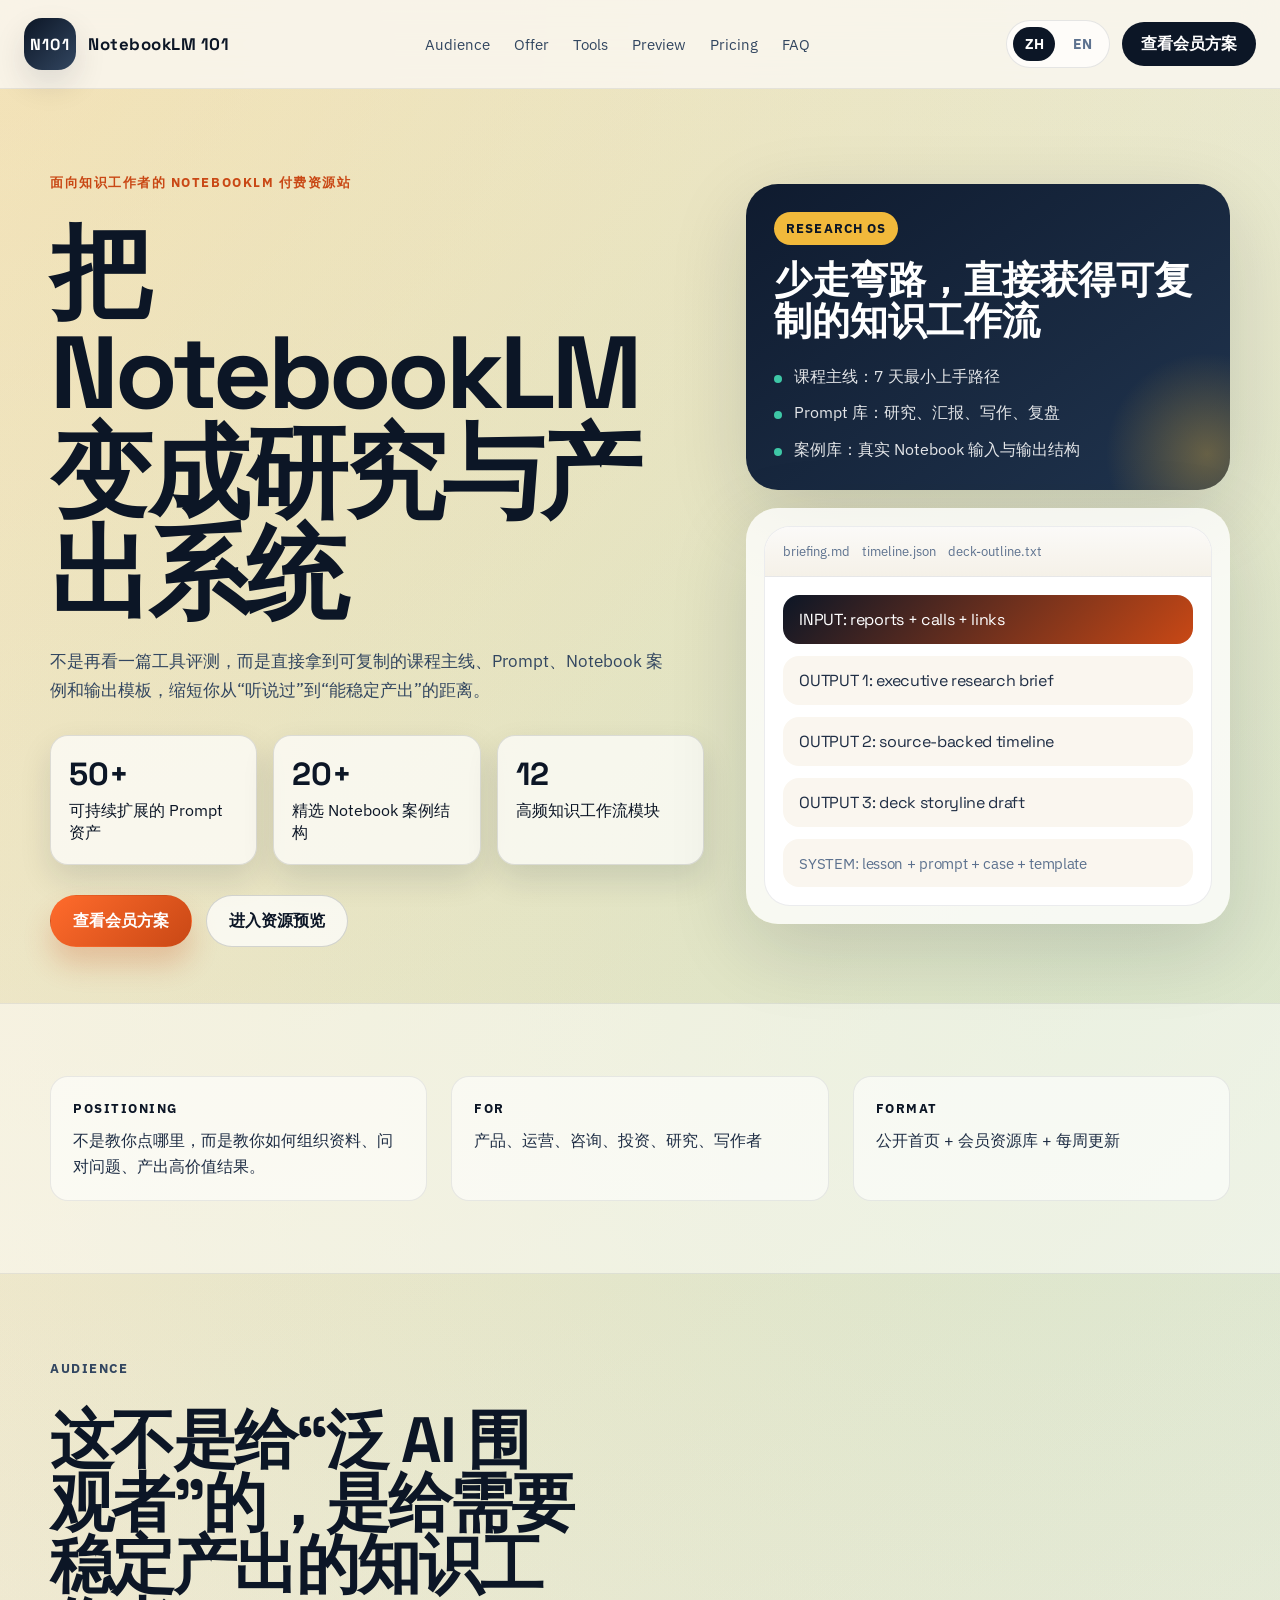
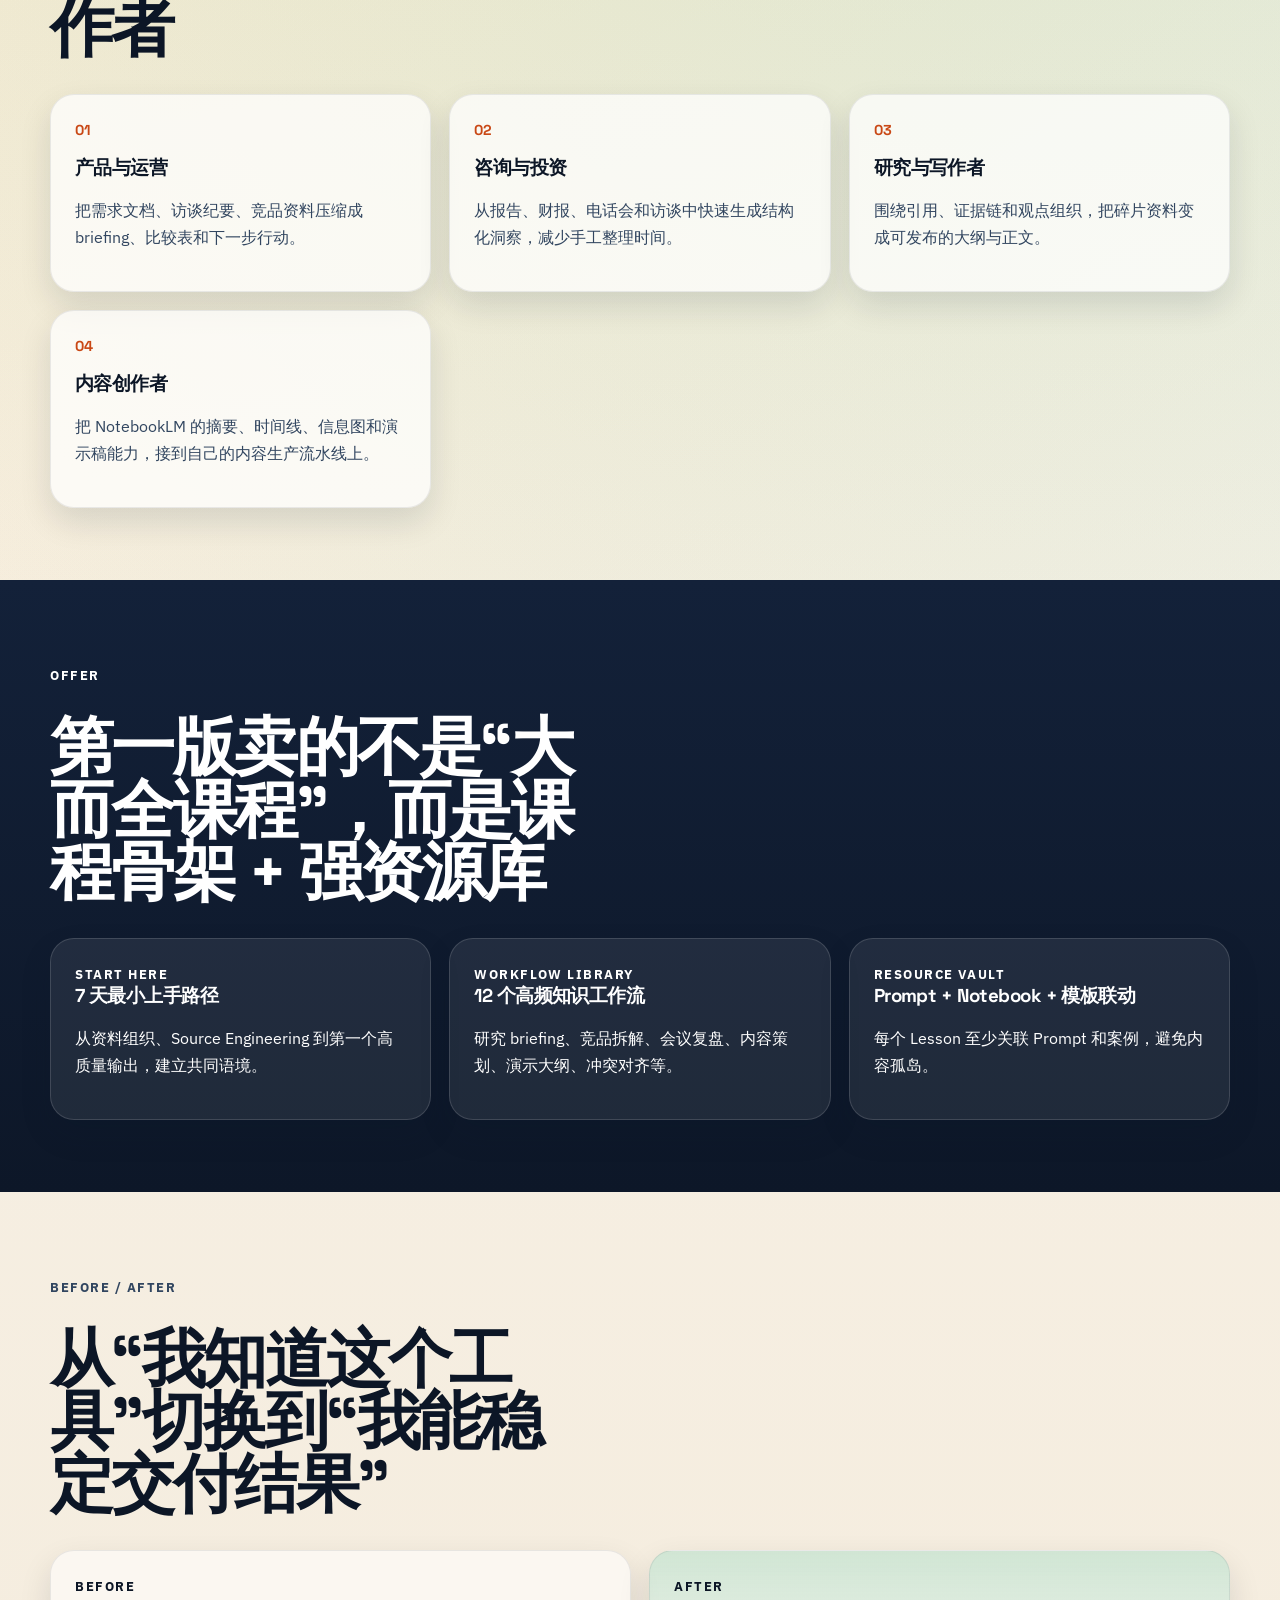
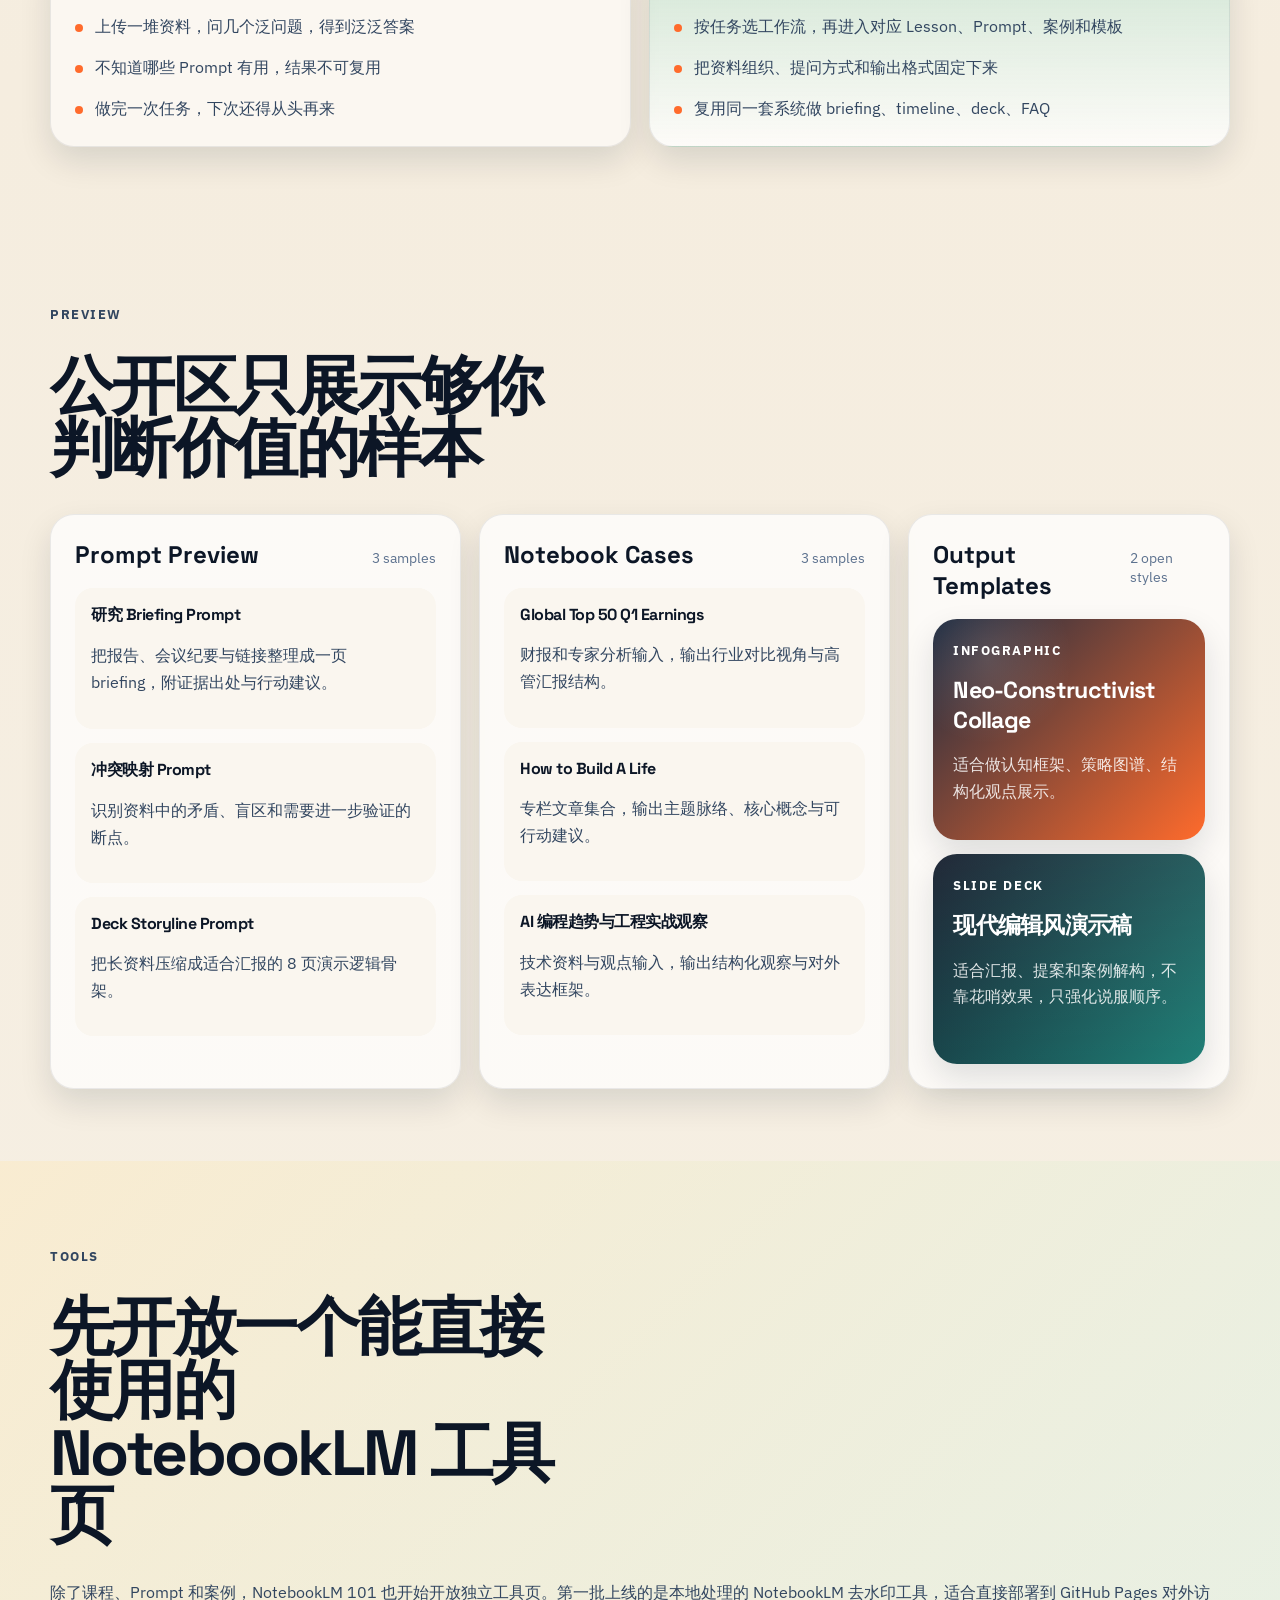
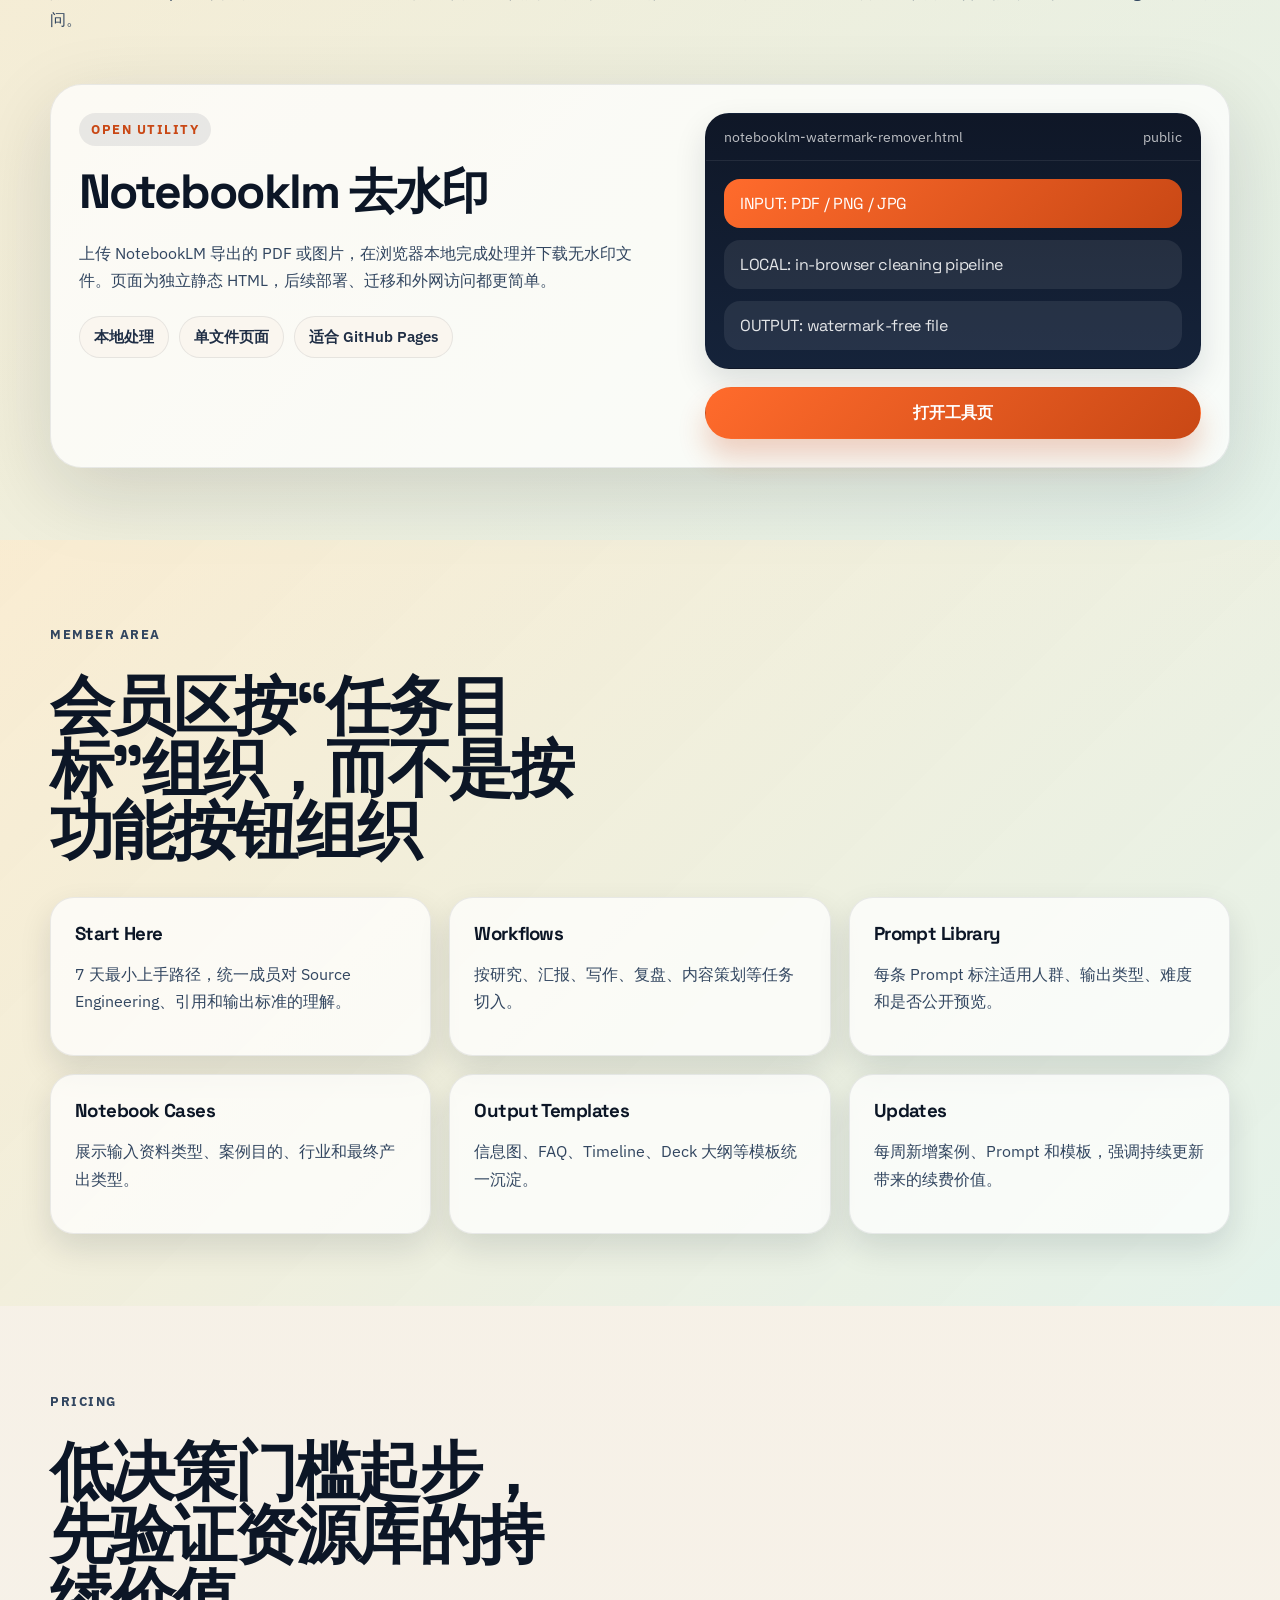
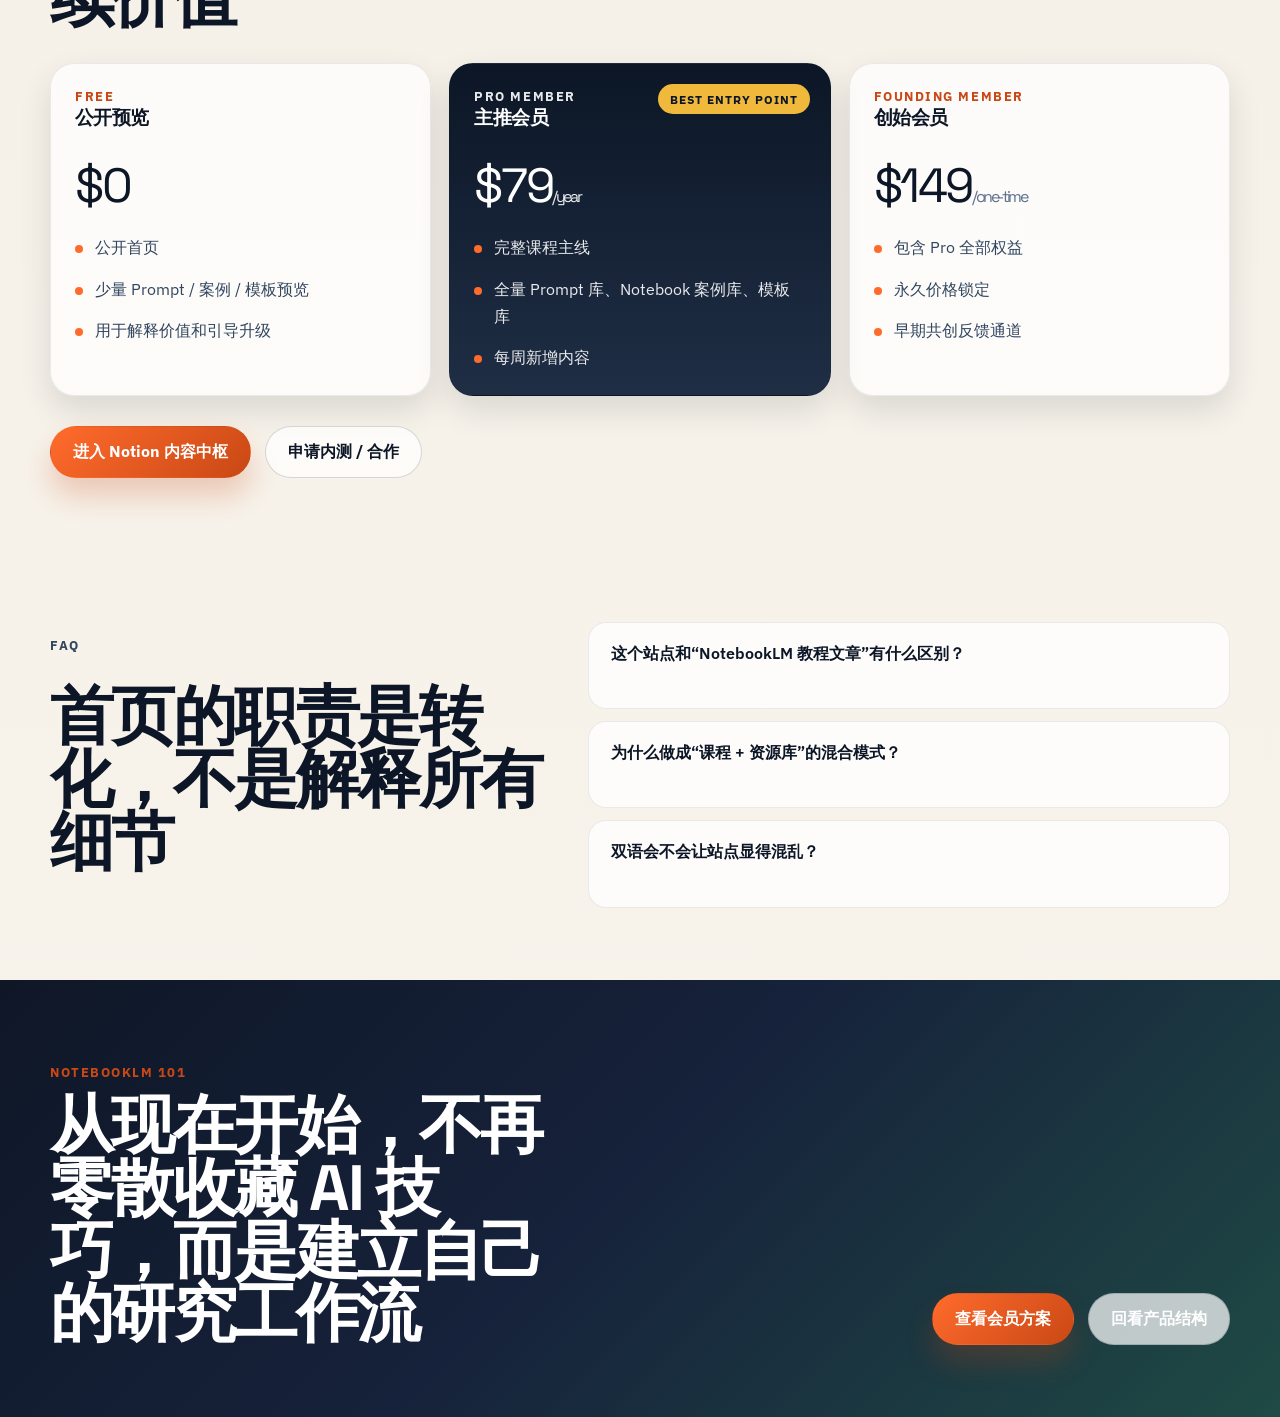
<file: index.html>
<!DOCTYPE html>
<html lang="zh-CN">
<head>
    <meta charset="UTF-8">
    <meta name="viewport" content="width=device-width, initial-scale=1.0">
    <meta name="description" content="NotebookLM 101 是一个面向知识工作者的中英双语付费资源站，聚合系统课程、Prompt 库、Notebook 案例与信息图模板，帮助用户把 NotebookLM 变成研究与产出系统。">
    <meta name="keywords" content="NotebookLM,NotebookLM 101,AI research workflow,Prompt library,Notebook cases,Infographic templates,知识工作流,AI 研究系统">
    <meta name="author" content="NotebookLM 101">
    <meta name="robots" content="index, follow">
    <meta property="og:title" content="NotebookLM 101 | 把 NotebookLM 变成研究与产出系统">
    <meta property="og:description" content="课程主线、Prompt 库、Notebook 案例与输出模板，服务产品、运营、咨询、投资、研究与写作者。">
    <meta property="og:type" content="website">
    <meta property="og:url" content="https://notebooklm101.com">
    <meta name="twitter:card" content="summary_large_image">
    <meta name="twitter:title" content="NotebookLM 101">
    <meta name="twitter:description" content="Stop collecting AI tools. Start shipping reliable research workflows.">
    <link rel="preconnect" href="https://fonts.googleapis.com">
    <link rel="preconnect" href="https://fonts.gstatic.com" crossorigin>
    <link href="https://fonts.googleapis.com/css2?family=IBM+Plex+Sans:wght@400;500;600;700&amp;family=Space+Grotesk:wght@500;700&amp;display=swap" rel="stylesheet">
    <link rel="stylesheet" href="css/style.css">
    <title>NotebookLM 101 | 把 NotebookLM 变成研究与产出系统</title>
</head>
<body data-locale="zh">
    <div class="progress-bar" id="progressBar"></div>

    <header class="topbar">
        <a class="brand" href="#hero">
            <span class="brand-mark">N101</span>
            <span class="brand-text">NotebookLM 101</span>
        </a>

        <nav class="desktop-nav" aria-label="Primary navigation">
            <a href="#audience">Audience</a>
            <a href="#offer">Offer</a>
            <a href="#tools">Tools</a>
            <a href="#preview">Preview</a>
            <a href="#pricing">Pricing</a>
            <a href="#faq">FAQ</a>
        </nav>

        <div class="topbar-actions">
            <button class="lang-toggle" id="langToggle" type="button" aria-label="Switch language">
                <span class="lang-chip is-active" data-set-lang="zh">ZH</span>
                <span class="lang-chip" data-set-lang="en">EN</span>
            </button>
            <a class="topbar-cta" href="#pricing">
                <span data-lang="zh">查看会员方案</span>
                <span data-lang="en">See plans</span>
            </a>
            <button class="menu-button" id="menuButton" type="button" aria-label="Open menu">
                <span></span>
                <span></span>
            </button>
        </div>
    </header>

    <aside class="mobile-panel" id="mobilePanel" aria-hidden="true">
        <div class="mobile-panel-head">
            <strong>NotebookLM 101</strong>
            <button class="mobile-close" id="mobileClose" type="button" aria-label="Close menu">×</button>
        </div>
        <nav class="mobile-nav">
            <a href="#hero">Intro</a>
            <a href="#audience">Audience</a>
            <a href="#offer">Offer</a>
            <a href="#tools">Tools</a>
            <a href="#preview">Preview</a>
            <a href="#member-architecture">Member Area</a>
            <a href="#pricing">Pricing</a>
            <a href="#faq">FAQ</a>
        </nav>
    </aside>
    <div class="mobile-overlay" id="mobileOverlay"></div>

    <main>
        <section class="hero" id="hero">
            <div class="container hero-layout">
                <div class="hero-copy">
                    <p class="eyebrow">
                        <span data-lang="zh">面向知识工作者的 NotebookLM 付费资源站</span>
                        <span data-lang="en">A paid NotebookLM resource system for knowledge workers</span>
                    </p>
                    <h1>
                        <span data-lang="zh">把 NotebookLM 变成研究与产出系统</span>
                        <span data-lang="en">Turn NotebookLM into a research and output system</span>
                    </h1>
                    <p class="hero-lead">
                        <span data-lang="zh">不是再看一篇工具评测，而是直接拿到可复制的课程主线、Prompt、Notebook 案例和输出模板，缩短你从“听说过”到“能稳定产出”的距离。</span>
                        <span data-lang="en">This is not another feature explainer. It is a practical system of lessons, prompts, notebook cases, and output templates that help you ship reliable work with NotebookLM.</span>
                    </p>

                    <div class="hero-proof">
                        <div class="proof-card">
                            <strong>50+</strong>
                            <span data-lang="zh">可持续扩展的 Prompt 资产</span>
                            <span data-lang="en">Expandable prompt assets</span>
                        </div>
                        <div class="proof-card">
                            <strong>20+</strong>
                            <span data-lang="zh">精选 Notebook 案例结构</span>
                            <span data-lang="en">Curated notebook cases</span>
                        </div>
                        <div class="proof-card">
                            <strong>12</strong>
                            <span data-lang="zh">高频知识工作流模块</span>
                            <span data-lang="en">High-frequency workflows</span>
                        </div>
                    </div>

                    <div class="hero-actions">
                        <a class="button button-primary" href="#pricing">
                            <span data-lang="zh">查看会员方案</span>
                            <span data-lang="en">View membership</span>
                        </a>
                        <a class="button button-secondary" href="#preview">
                            <span data-lang="zh">进入资源预览</span>
                            <span data-lang="en">Explore preview</span>
                        </a>
                    </div>
                </div>

                <div class="hero-board">
                    <div class="board board-primary">
                        <div class="board-label">Research OS</div>
                        <h2>
                            <span data-lang="zh">少走弯路，直接获得可复制的知识工作流</span>
                            <span data-lang="en">Stop guessing. Start with reusable workflows.</span>
                        </h2>
                        <ul>
                            <li>
                                <span data-lang="zh">课程主线：7 天最小上手路径</span>
                                <span data-lang="en">Curriculum: 7-day start path</span>
                            </li>
                            <li>
                                <span data-lang="zh">Prompt 库：研究、汇报、写作、复盘</span>
                                <span data-lang="en">Prompt library: research, briefs, writing, reviews</span>
                            </li>
                            <li>
                                <span data-lang="zh">案例库：真实 Notebook 输入与输出结构</span>
                                <span data-lang="en">Case library: input-to-output notebook structures</span>
                            </li>
                        </ul>
                    </div>

                    <div class="board board-secondary">
                        <div class="result-window">
                            <div class="window-head">
                                <span>briefing.md</span>
                                <span>timeline.json</span>
                                <span>deck-outline.txt</span>
                            </div>
                            <div class="window-body">
                                <div class="result-line accent">INPUT: reports + calls + links</div>
                                <div class="result-line">OUTPUT 1: executive research brief</div>
                                <div class="result-line">OUTPUT 2: source-backed timeline</div>
                                <div class="result-line">OUTPUT 3: deck storyline draft</div>
                                <div class="result-line muted">SYSTEM: lesson + prompt + case + template</div>
                            </div>
                        </div>
                    </div>
                </div>
            </div>
        </section>

        <section class="signal-strip" aria-label="Brand promise">
            <div class="container signal-grid">
                <div>
                    <span class="signal-kicker">Positioning</span>
                    <p>
                        <span data-lang="zh">不是教你点哪里，而是教你如何组织资料、问对问题、产出高价值结果。</span>
                        <span data-lang="en">Not where to click. How to structure sources, ask better questions, and produce high-value outputs.</span>
                    </p>
                </div>
                <div>
                    <span class="signal-kicker">For</span>
                    <p>
                        <span data-lang="zh">产品、运营、咨询、投资、研究、写作者</span>
                        <span data-lang="en">Product, ops, consulting, investing, research, and writing</span>
                    </p>
                </div>
                <div>
                    <span class="signal-kicker">Format</span>
                    <p>
                        <span data-lang="zh">公开首页 + 会员资源库 + 每周更新</span>
                        <span data-lang="en">Public landing page + member vault + weekly updates</span>
                    </p>
                </div>
            </div>
        </section>

        <section class="section" id="audience">
            <div class="container">
                <div class="section-header">
                    <p class="eyebrow">Audience</p>
                    <h2>
                        <span data-lang="zh">这不是给“泛 AI 围观者”的，是给需要稳定产出的知识工作者</span>
                        <span data-lang="en">Built for people who need reliable outputs, not casual AI tourists</span>
                    </h2>
                </div>

                <div class="audience-grid">
                    <article class="audience-card">
                        <span class="audience-index">01</span>
                        <h3>
                            <span data-lang="zh">产品与运营</span>
                            <span data-lang="en">Product and Ops</span>
                        </h3>
                        <p>
                            <span data-lang="zh">把需求文档、访谈纪要、竞品资料压缩成 briefing、比较表和下一步行动。</span>
                            <span data-lang="en">Compress specs, interviews, and competitor material into briefs, comparison tables, and next actions.</span>
                        </p>
                    </article>
                    <article class="audience-card">
                        <span class="audience-index">02</span>
                        <h3>
                            <span data-lang="zh">咨询与投资</span>
                            <span data-lang="en">Consulting and Investing</span>
                        </h3>
                        <p>
                            <span data-lang="zh">从报告、财报、电话会和访谈中快速生成结构化洞察，减少手工整理时间。</span>
                            <span data-lang="en">Pull structured insights from reports, earnings, calls, and interviews with less manual synthesis.</span>
                        </p>
                    </article>
                    <article class="audience-card">
                        <span class="audience-index">03</span>
                        <h3>
                            <span data-lang="zh">研究与写作者</span>
                            <span data-lang="en">Researchers and Writers</span>
                        </h3>
                        <p>
                            <span data-lang="zh">围绕引用、证据链和观点组织，把碎片资料变成可发布的大纲与正文。</span>
                            <span data-lang="en">Organize citations, evidence chains, and arguments into publishable outlines and drafts.</span>
                        </p>
                    </article>
                    <article class="audience-card">
                        <span class="audience-index">04</span>
                        <h3>
                            <span data-lang="zh">内容创作者</span>
                            <span data-lang="en">Content creators</span>
                        </h3>
                        <p>
                            <span data-lang="zh">把 NotebookLM 的摘要、时间线、信息图和演示稿能力，接到自己的内容生产流水线上。</span>
                            <span data-lang="en">Connect summaries, timelines, infographics, and deck outputs into a repeatable content pipeline.</span>
                        </p>
                    </article>
                </div>
            </div>
        </section>

        <section class="section surface-dark" id="offer">
            <div class="container">
                <div class="section-header">
                    <p class="eyebrow">Offer</p>
                    <h2>
                        <span data-lang="zh">第一版卖的不是“大而全课程”，而是课程骨架 + 强资源库</span>
                        <span data-lang="en">Version one sells a structured system, not a bloated course</span>
                    </h2>
                </div>

                <div class="offer-grid">
                    <article class="offer-card">
                        <span class="offer-tag">Start Here</span>
                        <h3>
                            <span data-lang="zh">7 天最小上手路径</span>
                            <span data-lang="en">7-day minimum viable onboarding</span>
                        </h3>
                        <p>
                            <span data-lang="zh">从资料组织、Source Engineering 到第一个高质量输出，建立共同语境。</span>
                            <span data-lang="en">Move from source organization and source engineering to your first high-quality output.</span>
                        </p>
                    </article>
                    <article class="offer-card">
                        <span class="offer-tag">Workflow Library</span>
                        <h3>
                            <span data-lang="zh">12 个高频知识工作流</span>
                            <span data-lang="en">12 high-frequency workflows</span>
                        </h3>
                        <p>
                            <span data-lang="zh">研究 briefing、竞品拆解、会议复盘、内容策划、演示大纲、冲突对齐等。</span>
                            <span data-lang="en">Research briefs, competitor teardowns, meeting reviews, content planning, deck outlines, conflict mapping.</span>
                        </p>
                    </article>
                    <article class="offer-card">
                        <span class="offer-tag">Resource Vault</span>
                        <h3>
                            <span data-lang="zh">Prompt + Notebook + 模板联动</span>
                            <span data-lang="en">Prompts, notebooks, and templates linked together</span>
                        </h3>
                        <p>
                            <span data-lang="zh">每个 Lesson 至少关联 Prompt 和案例，避免内容孤岛。</span>
                            <span data-lang="en">Every lesson connects to prompts and cases so members do not navigate isolated content.</span>
                        </p>
                    </article>
                </div>
            </div>
        </section>

        <section class="section" id="before-after">
            <div class="container">
                <div class="section-header">
                    <p class="eyebrow">Before / After</p>
                    <h2>
                        <span data-lang="zh">从“我知道这个工具”切换到“我能稳定交付结果”</span>
                        <span data-lang="en">From knowing the tool to consistently shipping results</span>
                    </h2>
                </div>

                <div class="comparison-grid">
                    <article class="comparison-card comparison-card-before">
                        <span class="comparison-label">
                            <span data-lang="zh">Before</span>
                            <span data-lang="en">Before</span>
                        </span>
                        <ul>
                            <li>
                                <span data-lang="zh">上传一堆资料，问几个泛问题，得到泛泛答案</span>
                                <span data-lang="en">Upload scattered files, ask generic questions, get generic answers</span>
                            </li>
                            <li>
                                <span data-lang="zh">不知道哪些 Prompt 有用，结果不可复用</span>
                                <span data-lang="en">No reusable prompt structure, no reliable reuse</span>
                            </li>
                            <li>
                                <span data-lang="zh">做完一次任务，下次还得从头再来</span>
                                <span data-lang="en">Every new task starts from scratch</span>
                            </li>
                        </ul>
                    </article>

                    <article class="comparison-card comparison-card-after">
                        <span class="comparison-label">
                            <span data-lang="zh">After</span>
                            <span data-lang="en">After</span>
                        </span>
                        <ul>
                            <li>
                                <span data-lang="zh">按任务选工作流，再进入对应 Lesson、Prompt、案例和模板</span>
                                <span data-lang="en">Pick a workflow by task, then jump into lessons, prompts, cases, and templates</span>
                            </li>
                            <li>
                                <span data-lang="zh">把资料组织、提问方式和输出格式固定下来</span>
                                <span data-lang="en">Standardize source setup, questioning, and output formats</span>
                            </li>
                            <li>
                                <span data-lang="zh">复用同一套系统做 briefing、timeline、deck、FAQ</span>
                                <span data-lang="en">Reuse one system to produce briefs, timelines, decks, and FAQs</span>
                            </li>
                        </ul>
                    </article>
                </div>
            </div>
        </section>

        <section class="section" id="preview">
            <div class="container">
                <div class="section-header">
                    <p class="eyebrow">Preview</p>
                    <h2>
                        <span data-lang="zh">公开区只展示够你判断价值的样本</span>
                        <span data-lang="en">The public layer shows enough proof to justify the membership</span>
                    </h2>
                </div>

                <div class="preview-columns">
                    <div class="preview-block">
                        <div class="preview-head">
                            <h3>Prompt Preview</h3>
                            <span>3 samples</span>
                        </div>
                        <div class="preview-list">
                            <article class="preview-item">
                                <h4>
                                    <span data-lang="zh">研究 Briefing Prompt</span>
                                    <span data-lang="en">Research briefing prompt</span>
                                </h4>
                                <p>
                                    <span data-lang="zh">把报告、会议纪要与链接整理成一页 briefing，附证据出处与行动建议。</span>
                                    <span data-lang="en">Turn reports, calls, and links into a one-page brief with evidence references and actions.</span>
                                </p>
                            </article>
                            <article class="preview-item">
                                <h4>
                                    <span data-lang="zh">冲突映射 Prompt</span>
                                    <span data-lang="en">Conflict mapping prompt</span>
                                </h4>
                                <p>
                                    <span data-lang="zh">识别资料中的矛盾、盲区和需要进一步验证的断点。</span>
                                    <span data-lang="en">Map contradictions, blind spots, and claims that need further verification.</span>
                                </p>
                            </article>
                            <article class="preview-item">
                                <h4>
                                    <span data-lang="zh">Deck Storyline Prompt</span>
                                    <span data-lang="en">Deck storyline prompt</span>
                                </h4>
                                <p>
                                    <span data-lang="zh">把长资料压缩成适合汇报的 8 页演示逻辑骨架。</span>
                                    <span data-lang="en">Compress long research material into an 8-slide presentation storyline.</span>
                                </p>
                            </article>
                        </div>
                    </div>

                    <div class="preview-block">
                        <div class="preview-head">
                            <h3>Notebook Cases</h3>
                            <span>3 samples</span>
                        </div>
                        <div class="preview-list">
                            <article class="preview-item">
                                <h4>Global Top 50 Q1 Earnings</h4>
                                <p>
                                    <span data-lang="zh">财报和专家分析输入，输出行业对比视角与高管汇报结构。</span>
                                    <span data-lang="en">Earnings reports plus analyst material transformed into executive-level comparison outputs.</span>
                                </p>
                            </article>
                            <article class="preview-item">
                                <h4>How to Build A Life</h4>
                                <p>
                                    <span data-lang="zh">专栏文章集合，输出主题脉络、核心概念与可行动建议。</span>
                                    <span data-lang="en">Column archives reorganized into themes, concepts, and practical next steps.</span>
                                </p>
                            </article>
                            <article class="preview-item">
                                <h4>AI 编程趋势与工程实战观察</h4>
                                <p>
                                    <span data-lang="zh">技术资料与观点输入，输出结构化观察与对外表达框架。</span>
                                    <span data-lang="en">Technical sources and commentary shaped into structured observations and communication angles.</span>
                                </p>
                            </article>
                        </div>
                    </div>

                    <div class="preview-block">
                        <div class="preview-head">
                            <h3>Output Templates</h3>
                            <span>2 open styles</span>
                        </div>
                        <div class="template-showcase">
                            <div class="template-card template-card-signal">
                                <span class="template-badge">Infographic</span>
                                <strong>
                                    <span data-lang="zh">Neo-Constructivist Collage</span>
                                    <span data-lang="en">Neo-Constructivist Collage</span>
                                </strong>
                                <p>
                                    <span data-lang="zh">适合做认知框架、策略图谱、结构化观点展示。</span>
                                    <span data-lang="en">Good for frameworks, strategy maps, and structured visual arguments.</span>
                                </p>
                            </div>
                            <div class="template-card template-card-grid">
                                <span class="template-badge">Slide Deck</span>
                                <strong>
                                    <span data-lang="zh">现代编辑风演示稿</span>
                                    <span data-lang="en">Modern editorial slide system</span>
                                </strong>
                                <p>
                                    <span data-lang="zh">适合汇报、提案和案例解构，不靠花哨效果，只强化说服顺序。</span>
                                    <span data-lang="en">A persuasive, low-noise structure for proposals, reports, and case explanations.</span>
                                </p>
                            </div>
                        </div>
                    </div>
                </div>
            </div>
        </section>

        <section class="section surface-contrast" id="tools">
            <div class="container">
                <div class="section-header">
                    <p class="eyebrow">Tools</p>
                    <h2>
                        <span data-lang="zh">先开放一个能直接使用的 NotebookLM 工具页</span>
                        <span data-lang="en">Start with a public NotebookLM utility page people can use immediately</span>
                    </h2>
                    <p>
                        <span data-lang="zh">除了课程、Prompt 和案例，NotebookLM 101 也开始开放独立工具页。第一批上线的是本地处理的 NotebookLM 去水印工具，适合直接部署到 GitHub Pages 对外访问。</span>
                        <span data-lang="en">Beyond lessons, prompts, and cases, NotebookLM 101 now includes standalone public tools. The first release is a local NotebookLM watermark remover that fits static deployment on GitHub Pages.</span>
                    </p>
                </div>

                <article class="tool-feature">
                    <div class="tool-feature-copy">
                        <span class="tool-feature-tag">Open Utility</span>
                        <h3>
                            <span data-lang="zh">Notebooklm 去水印</span>
                            <span data-lang="en">NotebookLM Watermark Remover</span>
                        </h3>
                        <p>
                            <span data-lang="zh">上传 NotebookLM 导出的 PDF 或图片，在浏览器本地完成处理并下载无水印文件。页面为独立静态 HTML，后续部署、迁移和外网访问都更简单。</span>
                            <span data-lang="en">Upload exported NotebookLM PDFs or images, clean them locally in the browser, and download the result. The page ships as a standalone static HTML tool for easier deployment and public access.</span>
                        </p>
                        <div class="tool-feature-points">
                            <div class="tool-point">
                                <span data-lang="zh">本地处理</span>
                                <span data-lang="en">Local processing</span>
                            </div>
                            <div class="tool-point">
                                <span data-lang="zh">单文件页面</span>
                                <span data-lang="en">Single-file page</span>
                            </div>
                            <div class="tool-point">
                                <span data-lang="zh">适合 GitHub Pages</span>
                                <span data-lang="en">GitHub Pages ready</span>
                            </div>
                        </div>
                    </div>
                    <div class="tool-feature-card">
                        <div class="tool-window">
                            <div class="tool-window-head">
                                <span>notebooklm-watermark-remover.html</span>
                                <span>public</span>
                            </div>
                            <div class="tool-window-body">
                                <div class="tool-line tool-line-accent">INPUT: PDF / PNG / JPG</div>
                                <div class="tool-line">LOCAL: in-browser cleaning pipeline</div>
                                <div class="tool-line">OUTPUT: watermark-free file</div>
                            </div>
                        </div>
                        <a class="button button-primary" href="notebooklm-watermark-remover.html">
                            <span data-lang="zh">打开工具页</span>
                            <span data-lang="en">Open tool</span>
                        </a>
                    </div>
                </article>
            </div>
        </section>

        <section class="section surface-contrast" id="member-architecture">
            <div class="container">
                <div class="section-header">
                    <p class="eyebrow">Member Area</p>
                    <h2>
                        <span data-lang="zh">会员区按“任务目标”组织，而不是按功能按钮组织</span>
                        <span data-lang="en">The member area is organized by jobs-to-be-done, not feature buttons</span>
                    </h2>
                </div>

                <div class="member-grid">
                    <article class="member-card">
                        <h3>Start Here</h3>
                        <p>
                            <span data-lang="zh">7 天最小上手路径，统一成员对 Source Engineering、引用和输出标准的理解。</span>
                            <span data-lang="en">A 7-day onboarding path that aligns members on source engineering, citations, and output quality.</span>
                        </p>
                    </article>
                    <article class="member-card">
                        <h3>Workflows</h3>
                        <p>
                            <span data-lang="zh">按研究、汇报、写作、复盘、内容策划等任务切入。</span>
                            <span data-lang="en">Entry points by research, reporting, writing, reviews, and content planning.</span>
                        </p>
                    </article>
                    <article class="member-card">
                        <h3>Prompt Library</h3>
                        <p>
                            <span data-lang="zh">每条 Prompt 标注适用人群、输出类型、难度和是否公开预览。</span>
                            <span data-lang="en">Each prompt is labeled by audience, output type, difficulty, and preview status.</span>
                        </p>
                    </article>
                    <article class="member-card">
                        <h3>Notebook Cases</h3>
                        <p>
                            <span data-lang="zh">展示输入资料类型、案例目的、行业和最终产出类型。</span>
                            <span data-lang="en">Cases reveal source types, goals, industries, and final output categories.</span>
                        </p>
                    </article>
                    <article class="member-card">
                        <h3>Output Templates</h3>
                        <p>
                            <span data-lang="zh">信息图、FAQ、Timeline、Deck 大纲等模板统一沉淀。</span>
                            <span data-lang="en">Templates for infographics, FAQs, timelines, and deck outlines live in one system.</span>
                        </p>
                    </article>
                    <article class="member-card">
                        <h3>Updates</h3>
                        <p>
                            <span data-lang="zh">每周新增案例、Prompt 和模板，强调持续更新带来的续费价值。</span>
                            <span data-lang="en">Weekly updates keep the library alive and justify recurring membership value.</span>
                        </p>
                    </article>
                </div>
            </div>
        </section>

        <section class="section" id="pricing">
            <div class="container">
                <div class="section-header">
                    <p class="eyebrow">Pricing</p>
                    <h2>
                        <span data-lang="zh">低决策门槛起步，先验证资源库的持续价值</span>
                        <span data-lang="en">Start with low-friction pricing and validate the compounding value of the vault</span>
                    </h2>
                </div>

                <div class="pricing-grid">
                    <article class="pricing-card">
                        <span class="pricing-tier">Free</span>
                        <h3>
                            <span data-lang="zh">公开预览</span>
                            <span data-lang="en">Public preview</span>
                        </h3>
                        <p class="pricing-price">$0</p>
                        <ul>
                            <li>
                                <span data-lang="zh">公开首页</span>
                                <span data-lang="en">Public landing page</span>
                            </li>
                            <li>
                                <span data-lang="zh">少量 Prompt / 案例 / 模板预览</span>
                                <span data-lang="en">Selected prompt, case, and template previews</span>
                            </li>
                            <li>
                                <span data-lang="zh">用于解释价值和引导升级</span>
                                <span data-lang="en">Designed to prove value and trigger upgrade</span>
                            </li>
                        </ul>
                    </article>

                    <article class="pricing-card pricing-card-featured">
                        <span class="pricing-tier">Pro Member</span>
                        <h3>
                            <span data-lang="zh">主推会员</span>
                            <span data-lang="en">Core membership</span>
                        </h3>
                        <p class="pricing-price">$79<span>/year</span></p>
                        <ul>
                            <li>
                                <span data-lang="zh">完整课程主线</span>
                                <span data-lang="en">Full lesson path</span>
                            </li>
                            <li>
                                <span data-lang="zh">全量 Prompt 库、Notebook 案例库、模板库</span>
                                <span data-lang="en">Full prompts, notebook cases, and template vault</span>
                            </li>
                            <li>
                                <span data-lang="zh">每周新增内容</span>
                                <span data-lang="en">Weekly additions</span>
                            </li>
                        </ul>
                    </article>

                    <article class="pricing-card">
                        <span class="pricing-tier">Founding Member</span>
                        <h3>
                            <span data-lang="zh">创始会员</span>
                            <span data-lang="en">Founding member</span>
                        </h3>
                        <p class="pricing-price">$149<span>/one-time</span></p>
                        <ul>
                            <li>
                                <span data-lang="zh">包含 Pro 全部权益</span>
                                <span data-lang="en">Includes all Pro access</span>
                            </li>
                            <li>
                                <span data-lang="zh">永久价格锁定</span>
                                <span data-lang="en">Permanent price lock</span>
                            </li>
                            <li>
                                <span data-lang="zh">早期共创反馈通道</span>
                                <span data-lang="en">Early feedback loop</span>
                            </li>
                        </ul>
                    </article>
                </div>

                <div class="pricing-actions">
                    <a class="button button-primary" href="https://www.notion.so/2c05327fa74e80d88c2fdd479ffcc4b8" target="_blank" rel="noopener">
                        <span data-lang="zh">进入 Notion 内容中枢</span>
                        <span data-lang="en">Open Notion hub</span>
                    </a>
                    <a class="button button-secondary" href="mailto:hello@notebooklm101.com">
                        <span data-lang="zh">申请内测 / 合作</span>
                        <span data-lang="en">Request beta / partner</span>
                    </a>
                </div>
            </div>
        </section>

        <section class="section" id="faq">
            <div class="container faq-layout">
                <div class="section-header">
                    <p class="eyebrow">FAQ</p>
                    <h2>
                        <span data-lang="zh">首页的职责是转化，不是解释所有细节</span>
                        <span data-lang="en">The homepage is for conversion, not for documenting every feature</span>
                    </h2>
                </div>

                <div class="faq-list">
                    <article class="faq-item">
                        <button class="faq-question" type="button">
                            <span data-lang="zh">这个站点和“NotebookLM 教程文章”有什么区别？</span>
                            <span data-lang="en">How is this different from a NotebookLM tutorial blog?</span>
                        </button>
                        <div class="faq-answer">
                            <p>
                                <span data-lang="zh">教程文章通常解释功能；NotebookLM 101 提供的是可复用工作流、Prompt、案例和输出模板，目标是帮助你稳定交付结果。</span>
                                <span data-lang="en">Tutorials explain features. NotebookLM 101 packages reusable workflows, prompts, cases, and templates so you can repeatedly deliver outputs.</span>
                            </p>
                        </div>
                    </article>
                    <article class="faq-item">
                        <button class="faq-question" type="button">
                            <span data-lang="zh">为什么做成“课程 + 资源库”的混合模式？</span>
                            <span data-lang="en">Why combine lessons and a resource vault?</span>
                        </button>
                        <div class="faq-answer">
                            <p>
                                <span data-lang="zh">纯课程容易一次性消费，纯资源库容易缺少路径。混合模式既能提供学习骨架，也能形成持续更新价值。</span>
                                <span data-lang="en">A pure course gets consumed once. A pure vault lacks guidance. The hybrid model provides both direction and compounding value.</span>
                            </p>
                        </div>
                    </article>
                    <article class="faq-item">
                        <button class="faq-question" type="button">
                            <span data-lang="zh">双语会不会让站点显得混乱？</span>
                            <span data-lang="en">Will bilingual content make the site messy?</span>
                        </button>
                        <div class="faq-answer">
                            <p>
                                <span data-lang="zh">不会。首页通过语言切换共享同一套定位，先保证中文主创一致性，再同步英文表达。</span>
                                <span data-lang="en">No. The same positioning is shared through a language toggle. Chinese remains the primary authoring language, with selected English sync.</span>
                            </p>
                        </div>
                    </article>
                </div>
            </div>
        </section>

        <section class="cta-band" id="cta">
            <div class="container cta-band-layout">
                <div>
                    <p class="eyebrow">NotebookLM 101</p>
                    <h2>
                        <span data-lang="zh">从现在开始，不再零散收藏 AI 技巧，而是建立自己的研究工作流</span>
                        <span data-lang="en">Stop collecting AI hacks. Build a system that compounds.</span>
                    </h2>
                </div>
                <div class="cta-band-actions">
                    <a class="button button-primary" href="#pricing">
                        <span data-lang="zh">查看会员方案</span>
                        <span data-lang="en">See pricing</span>
                    </a>
                    <a class="button button-secondary" href="#offer">
                        <span data-lang="zh">回看产品结构</span>
                        <span data-lang="en">Review product structure</span>
                    </a>
                </div>
            </div>
        </section>
    </main>

    <script src="js/main.js"></script>
</body>
</html>
</file>
<file: css/style.css>
:root {
    --ink-950: #0c1626;
    --ink-800: #1f2e45;
    --ink-700: #324660;
    --ink-500: #5d728f;
    --paper: #f6f0e4;
    --paper-strong: #efe3cb;
    --paper-soft: #faf6ef;
    --signal: #ff6b2c;
    --signal-deep: #c94815;
    --mint: #3ec7a6;
    --gold: #f1b93b;
    --line: rgba(12, 22, 38, 0.12);
    --shadow: 0 24px 80px rgba(12, 22, 38, 0.14);
    --shadow-tight: 0 14px 32px rgba(12, 22, 38, 0.12);
    --radius-xl: 32px;
    --radius-lg: 24px;
    --radius-md: 18px;
    --radius-sm: 12px;
    --container: 1180px;
    --font-display: "Space Grotesk", "Arial Black", sans-serif;
    --font-body: "IBM Plex Sans", "Segoe UI", sans-serif;
    --transition: 180ms ease;
}

* {
    box-sizing: border-box;
}

html {
    scroll-behavior: smooth;
}

body {
    margin: 0;
    font-family: var(--font-body);
    color: var(--ink-950);
    background:
        radial-gradient(circle at top left, rgba(241, 185, 59, 0.3), transparent 32%),
        radial-gradient(circle at 85% 12%, rgba(62, 199, 166, 0.18), transparent 24%),
        linear-gradient(180deg, #f9f5ee 0%, #f5eddf 42%, #f7f3ec 100%);
}

body.is-locked {
    overflow: hidden;
}

a {
    color: inherit;
    text-decoration: none;
}

button {
    font: inherit;
}

[data-lang] {
    display: none;
}

body[data-locale="zh"] [data-lang="zh"],
body[data-locale="en"] [data-lang="en"] {
    display: inline;
}

.container {
    width: min(var(--container), calc(100% - 40px));
    margin: 0 auto;
}

.progress-bar {
    position: fixed;
    inset: 0 auto auto 0;
    width: 0;
    height: 4px;
    z-index: 1200;
    background: linear-gradient(90deg, var(--signal) 0%, var(--gold) 52%, var(--mint) 100%);
}

.topbar {
    position: sticky;
    top: 0;
    z-index: 1100;
    display: grid;
    grid-template-columns: auto 1fr auto;
    align-items: center;
    gap: 28px;
    padding: 18px 24px;
    backdrop-filter: blur(16px);
    background: rgba(250, 246, 239, 0.86);
    border-bottom: 1px solid rgba(12, 22, 38, 0.08);
}

.brand {
    display: inline-flex;
    align-items: center;
    gap: 12px;
}

.brand-mark {
    display: inline-flex;
    align-items: center;
    justify-content: center;
    width: 52px;
    height: 52px;
    border-radius: 18px;
    font-family: var(--font-display);
    font-weight: 700;
    letter-spacing: 0.08em;
    color: #fff;
    background: linear-gradient(135deg, var(--ink-950), var(--ink-700));
    box-shadow: var(--shadow-tight);
}

.brand-text {
    font-family: var(--font-display);
    font-size: 1.05rem;
    font-weight: 700;
    letter-spacing: 0.03em;
}

.desktop-nav {
    display: inline-flex;
    justify-content: center;
    gap: 24px;
}

.desktop-nav a {
    color: var(--ink-700);
    font-size: 0.96rem;
    transition: color var(--transition);
}

.desktop-nav a:hover,
.desktop-nav a:focus-visible {
    color: var(--ink-950);
}

.topbar-actions {
    display: inline-flex;
    align-items: center;
    gap: 12px;
}

.lang-toggle {
    display: inline-flex;
    align-items: center;
    gap: 6px;
    padding: 6px;
    border: 1px solid rgba(12, 22, 38, 0.1);
    border-radius: 999px;
    background: rgba(255, 255, 255, 0.72);
}

.lang-chip {
    display: inline-flex;
    align-items: center;
    justify-content: center;
    min-width: 42px;
    height: 34px;
    border-radius: 999px;
    font-size: 0.88rem;
    font-weight: 700;
    color: var(--ink-500);
    transition: background var(--transition), color var(--transition);
}

.lang-chip.is-active {
    color: #fff;
    background: var(--ink-950);
}

.topbar-cta,
.button {
    display: inline-flex;
    align-items: center;
    justify-content: center;
    border-radius: 999px;
    border: 1px solid transparent;
    cursor: pointer;
    transition: transform var(--transition), box-shadow var(--transition), border-color var(--transition), background var(--transition);
}

.topbar-cta {
    min-height: 44px;
    padding: 0 18px;
    font-weight: 600;
    color: #fff;
    background: var(--ink-950);
}

.topbar-cta:hover,
.button:hover {
    transform: translateY(-2px);
}

.menu-button {
    display: none;
    width: 48px;
    height: 48px;
    padding: 0;
    border: 1px solid rgba(12, 22, 38, 0.12);
    border-radius: 16px;
    background: rgba(255, 255, 255, 0.7);
}

.menu-button span {
    display: block;
    width: 18px;
    height: 2px;
    margin: 6px auto;
    background: var(--ink-950);
}

.mobile-panel {
    position: fixed;
    top: 0;
    right: 0;
    width: min(84vw, 360px);
    height: 100vh;
    padding: 24px;
    transform: translateX(110%);
    transition: transform var(--transition);
    z-index: 1150;
    background: rgba(12, 22, 38, 0.98);
    color: #fff;
}

.mobile-panel.is-open {
    transform: translateX(0);
}

.mobile-panel-head {
    display: flex;
    justify-content: space-between;
    align-items: center;
    margin-bottom: 28px;
}

.mobile-close {
    border: 0;
    background: transparent;
    color: inherit;
    font-size: 2rem;
}

.mobile-nav {
    display: grid;
    gap: 16px;
}

.mobile-nav a {
    padding: 12px 0;
    border-bottom: 1px solid rgba(255, 255, 255, 0.12);
    color: rgba(255, 255, 255, 0.92);
}

.mobile-overlay {
    position: fixed;
    inset: 0;
    opacity: 0;
    pointer-events: none;
    transition: opacity var(--transition);
    z-index: 1140;
    background: rgba(12, 22, 38, 0.42);
}

.mobile-overlay.is-open {
    opacity: 1;
    pointer-events: auto;
}

.hero {
    padding: 72px 0 56px;
}

.hero-layout {
    display: grid;
    grid-template-columns: minmax(0, 1.15fr) minmax(320px, 0.85fr);
    gap: 42px;
    align-items: center;
}

.eyebrow,
.signal-kicker,
.offer-tag,
.template-badge,
.pricing-tier,
.comparison-label {
    display: inline-flex;
    align-items: center;
    gap: 8px;
    text-transform: uppercase;
    letter-spacing: 0.12em;
    font-size: 0.8rem;
    font-weight: 700;
}

.eyebrow {
    color: var(--signal-deep);
}

.hero h1,
.section-header h2,
.cta-band h2 {
    margin: 0;
    font-family: var(--font-display);
    line-height: 0.98;
    letter-spacing: -0.04em;
    color: var(--ink-950);
}

.hero h1 {
    max-width: 11ch;
    margin-top: 18px;
    font-size: clamp(3.1rem, 9vw, 6.4rem);
}

.hero-lead,
.section-header p,
.audience-card p,
.offer-card p,
.comparison-card li,
.preview-item p,
.member-card p,
.pricing-card li,
.faq-answer p {
    color: var(--ink-700);
    line-height: 1.7;
}

.hero-lead {
    max-width: 62ch;
    margin-top: 22px;
    font-size: 1.08rem;
}

.hero-proof {
    display: grid;
    grid-template-columns: repeat(3, minmax(0, 1fr));
    gap: 16px;
    margin-top: 30px;
}

.proof-card {
    padding: 18px 18px 20px;
    border: 1px solid var(--line);
    border-radius: var(--radius-md);
    background: rgba(255, 255, 255, 0.7);
    box-shadow: var(--shadow-tight);
}

.proof-card strong {
    display: block;
    margin-bottom: 6px;
    font-family: var(--font-display);
    font-size: 2rem;
}

.hero-actions,
.pricing-actions,
.cta-band-actions {
    display: flex;
    flex-wrap: wrap;
    gap: 14px;
    margin-top: 30px;
}

.button {
    min-height: 52px;
    padding: 0 22px;
    font-weight: 700;
}

.button-primary {
    color: #fff;
    background: linear-gradient(135deg, var(--signal), var(--signal-deep));
    box-shadow: 0 18px 28px rgba(201, 72, 21, 0.24);
}

.button-secondary {
    border-color: rgba(12, 22, 38, 0.16);
    background: rgba(255, 255, 255, 0.72);
}

.hero-board {
    display: grid;
    gap: 18px;
}

.board {
    position: relative;
    overflow: hidden;
    border-radius: var(--radius-xl);
    box-shadow: var(--shadow);
}

.board-primary {
    padding: 28px;
    background: linear-gradient(145deg, #0f1b2f 0%, #20344e 100%);
    color: #fff;
}

.board-primary::after {
    content: "";
    position: absolute;
    inset: auto -18% -24% auto;
    width: 220px;
    height: 220px;
    border-radius: 50%;
    background: radial-gradient(circle, rgba(241, 185, 59, 0.34), transparent 65%);
}

.board-label {
    display: inline-flex;
    margin-bottom: 14px;
    padding: 8px 12px;
    border-radius: 999px;
    color: var(--ink-950);
    background: var(--gold);
    font-size: 0.82rem;
    font-weight: 700;
    letter-spacing: 0.08em;
    text-transform: uppercase;
}

.board-primary h2 {
    margin: 0;
    font-family: var(--font-display);
    font-size: clamp(1.8rem, 3vw, 2.5rem);
    line-height: 1.08;
}

.board-primary ul {
    margin: 22px 0 0;
    padding: 0;
    list-style: none;
    display: grid;
    gap: 12px;
}

.board-primary li {
    padding-left: 20px;
    position: relative;
    color: rgba(255, 255, 255, 0.88);
    line-height: 1.55;
}

.board-primary li::before {
    content: "";
    position: absolute;
    left: 0;
    top: 11px;
    width: 8px;
    height: 8px;
    border-radius: 50%;
    background: var(--mint);
}

.board-secondary {
    padding: 18px;
    background: rgba(255, 255, 255, 0.78);
}

.result-window {
    overflow: hidden;
    border: 1px solid rgba(12, 22, 38, 0.08);
    border-radius: calc(var(--radius-xl) - 6px);
    background: #fff;
}

.window-head {
    display: flex;
    gap: 12px;
    flex-wrap: wrap;
    padding: 16px 18px;
    border-bottom: 1px solid rgba(12, 22, 38, 0.08);
    background: linear-gradient(180deg, #fbfaf8 0%, #f5f1e8 100%);
    color: var(--ink-500);
    font-size: 0.82rem;
}

.window-body {
    padding: 18px;
    display: grid;
    gap: 12px;
}

.result-line {
    padding: 14px 16px;
    border-radius: 16px;
    background: var(--paper-soft);
    color: var(--ink-800);
    font-family: var(--font-display);
    letter-spacing: -0.02em;
}

.result-line.accent {
    color: #fff;
    background: linear-gradient(135deg, var(--ink-950), var(--signal-deep));
}

.result-line.muted {
    font-family: var(--font-body);
    font-size: 0.95rem;
    color: var(--ink-500);
}

.signal-strip,
.section,
.cta-band {
    padding: 72px 0;
}

.signal-strip {
    border-top: 1px solid rgba(12, 22, 38, 0.08);
    border-bottom: 1px solid rgba(12, 22, 38, 0.08);
    background: rgba(255, 255, 255, 0.45);
}

.signal-grid {
    display: grid;
    grid-template-columns: repeat(3, minmax(0, 1fr));
    gap: 24px;
}

.signal-grid > div {
    padding: 20px 22px;
    border-radius: var(--radius-md);
    background: rgba(255, 255, 255, 0.58);
    border: 1px solid rgba(12, 22, 38, 0.08);
}

.signal-grid p {
    margin: 10px 0 0;
    color: var(--ink-800);
    line-height: 1.65;
}

.section-header {
    display: grid;
    gap: 16px;
    margin-bottom: 34px;
}

.section-header h2 {
    max-width: 13ch;
    font-size: clamp(2rem, 6vw, 4rem);
}

.surface-dark {
    color: #fff;
    background: linear-gradient(180deg, #132139 0%, #0d1728 100%);
}

.surface-dark .section-header h2,
.surface-dark .offer-card h3,
.surface-dark p,
.surface-dark .offer-tag {
    color: inherit;
}

.surface-contrast {
    background:
        linear-gradient(135deg, rgba(241, 185, 59, 0.18), rgba(62, 199, 166, 0.12)),
        rgba(255, 255, 255, 0.55);
}

.audience-grid,
.offer-grid,
.member-grid,
.pricing-grid {
    display: grid;
    grid-template-columns: repeat(3, minmax(0, 1fr));
    gap: 18px;
}

.audience-card,
.offer-card,
.member-card,
.pricing-card,
.preview-block,
.comparison-card {
    padding: 24px;
    border-radius: var(--radius-lg);
    border: 1px solid rgba(12, 22, 38, 0.08);
    background: rgba(255, 255, 255, 0.72);
    box-shadow: var(--shadow-tight);
}

.audience-card h3,
.offer-card h3,
.member-card h3,
.pricing-card h3,
.preview-item h4 {
    margin: 0 0 10px;
    font-family: var(--font-display);
    letter-spacing: -0.03em;
}

.audience-index {
    display: inline-flex;
    margin-bottom: 16px;
    color: var(--signal-deep);
    font-family: var(--font-display);
    font-size: 0.9rem;
    font-weight: 700;
}

.offer-card {
    background: rgba(255, 255, 255, 0.08);
    border-color: rgba(255, 255, 255, 0.14);
}

.comparison-grid,
.preview-columns {
    display: grid;
    grid-template-columns: repeat(2, minmax(0, 1fr));
    gap: 18px;
}

.preview-columns {
    grid-template-columns: 1.15fr 1.15fr 0.9fr;
}

.comparison-card-before {
    background: rgba(255, 255, 255, 0.55);
}

.comparison-card-after {
    background: linear-gradient(180deg, rgba(62, 199, 166, 0.2), rgba(255, 255, 255, 0.78));
}

.comparison-card ul,
.pricing-card ul {
    margin: 18px 0 0;
    padding: 0;
    list-style: none;
    display: grid;
    gap: 14px;
}

.comparison-card li,
.pricing-card li {
    position: relative;
    padding-left: 20px;
}

.comparison-card li::before,
.pricing-card li::before {
    content: "";
    position: absolute;
    left: 0;
    top: 11px;
    width: 8px;
    height: 8px;
    border-radius: 50%;
    background: var(--signal);
}

.preview-head {
    display: flex;
    justify-content: space-between;
    align-items: baseline;
    gap: 12px;
    margin-bottom: 18px;
}

.preview-head h3 {
    margin: 0;
    font-family: var(--font-display);
    font-size: 1.5rem;
}

.preview-head span {
    color: var(--ink-500);
    font-size: 0.9rem;
}

.preview-list {
    display: grid;
    gap: 14px;
}

.preview-item {
    padding: 16px;
    border-radius: var(--radius-md);
    background: var(--paper-soft);
}

.template-showcase {
    display: grid;
    gap: 14px;
}

.template-card {
    min-height: 210px;
    padding: 20px;
    border-radius: var(--radius-lg);
    color: #fff;
    box-shadow: var(--shadow-tight);
}

.template-card strong {
    display: block;
    margin: 16px 0 10px;
    font-family: var(--font-display);
    font-size: 1.45rem;
    letter-spacing: -0.03em;
}

.template-card p {
    color: rgba(255, 255, 255, 0.86);
    line-height: 1.65;
}

.template-card-signal {
    background:
        radial-gradient(circle at 20% 18%, rgba(255, 255, 255, 0.12), transparent 30%),
        linear-gradient(135deg, #1c2b41 0%, #ff6b2c 100%);
}

.template-card-grid {
    background:
        linear-gradient(180deg, rgba(255, 255, 255, 0.08), rgba(255, 255, 255, 0.02)),
        linear-gradient(135deg, #0f1727 0%, #1b7d74 100%);
}

.tool-feature {
    display: grid;
    grid-template-columns: minmax(0, 1.1fr) minmax(320px, 0.9fr);
    gap: 20px;
    padding: 28px;
    border-radius: var(--radius-xl);
    border: 1px solid rgba(12, 22, 38, 0.08);
    background: rgba(255, 255, 255, 0.72);
    box-shadow: var(--shadow);
}

.tool-feature-copy h3 {
    margin: 14px 0 14px;
    font-family: var(--font-display);
    font-size: clamp(1.9rem, 4vw, 3rem);
    letter-spacing: -0.04em;
}

.tool-feature-copy p {
    max-width: 58ch;
    color: var(--ink-700);
    line-height: 1.7;
}

.tool-feature-tag {
    display: inline-flex;
    align-items: center;
    padding: 8px 12px;
    border-radius: 999px;
    background: rgba(12, 22, 38, 0.08);
    color: var(--signal-deep);
    font-size: 0.8rem;
    font-weight: 700;
    letter-spacing: 0.12em;
    text-transform: uppercase;
}

.tool-feature-points {
    display: flex;
    flex-wrap: wrap;
    gap: 10px;
    margin-top: 22px;
}

.tool-point {
    padding: 10px 14px;
    border-radius: 999px;
    background: var(--paper-soft);
    border: 1px solid rgba(12, 22, 38, 0.08);
    color: var(--ink-800);
    font-size: 0.92rem;
    font-weight: 600;
}

.tool-feature-card {
    display: grid;
    align-content: space-between;
    gap: 18px;
}

.tool-window {
    overflow: hidden;
    border-radius: var(--radius-lg);
    border: 1px solid rgba(12, 22, 38, 0.08);
    background: linear-gradient(180deg, #0f1727 0%, #15233a 100%);
    box-shadow: var(--shadow-tight);
}

.tool-window-head {
    display: flex;
    justify-content: space-between;
    gap: 12px;
    padding: 14px 18px;
    border-bottom: 1px solid rgba(255, 255, 255, 0.08);
    color: rgba(255, 255, 255, 0.72);
    font-size: 0.85rem;
}

.tool-window-body {
    display: grid;
    gap: 12px;
    padding: 18px;
}

.tool-line {
    padding: 14px 16px;
    border-radius: 16px;
    background: rgba(255, 255, 255, 0.08);
    color: rgba(255, 255, 255, 0.88);
    font-family: var(--font-display);
    letter-spacing: -0.02em;
}

.tool-line-accent {
    background: linear-gradient(135deg, var(--signal), var(--signal-deep));
    color: #fff;
}

.pricing-card {
    display: flex;
    flex-direction: column;
    min-height: 100%;
}

.pricing-tier {
    color: var(--signal-deep);
}

.pricing-price {
    margin: 14px 0 0;
    font-family: var(--font-display);
    font-size: 3rem;
    letter-spacing: -0.05em;
}

.pricing-price span {
    font-size: 1rem;
    color: var(--ink-500);
}

.pricing-card-featured {
    position: relative;
    color: #fff;
    background: linear-gradient(180deg, var(--ink-950) 0%, var(--ink-800) 100%);
}

.pricing-card-featured::before {
    content: "Best entry point";
    position: absolute;
    top: 20px;
    right: 20px;
    padding: 7px 12px;
    border-radius: 999px;
    background: var(--gold);
    color: var(--ink-950);
    font-size: 0.78rem;
    font-weight: 700;
    letter-spacing: 0.08em;
    text-transform: uppercase;
}

.pricing-card-featured .pricing-tier,
.pricing-card-featured .pricing-price span,
.pricing-card-featured li {
    color: rgba(255, 255, 255, 0.9);
}

.faq-layout {
    display: grid;
    grid-template-columns: minmax(0, 0.8fr) minmax(0, 1fr);
    gap: 24px;
}

.faq-list {
    display: grid;
    gap: 12px;
}

.faq-item {
    border-radius: var(--radius-md);
    border: 1px solid rgba(12, 22, 38, 0.08);
    background: rgba(255, 255, 255, 0.76);
    overflow: hidden;
}

.faq-question {
    width: 100%;
    padding: 20px 22px;
    text-align: left;
    border: 0;
    background: transparent;
    color: var(--ink-950);
    font-weight: 600;
}

.faq-answer {
    max-height: 0;
    overflow: hidden;
    transition: max-height 240ms ease;
}

.faq-item.is-open .faq-answer {
    max-height: 220px;
}

.faq-answer p {
    margin: 0;
    padding: 0 22px 20px;
}

.cta-band {
    color: #fff;
    background: linear-gradient(135deg, #0f1727 0%, #16223b 48%, #1f4a45 100%);
}

.cta-band h2 {
    max-width: 12ch;
    font-size: clamp(2rem, 6vw, 4rem);
    color: #fff;
}

.cta-band-layout {
    display: flex;
    justify-content: space-between;
    gap: 24px;
    align-items: end;
}

@media (max-width: 1080px) {
    .hero-layout,
    .preview-columns,
    .tool-feature,
    .faq-layout,
    .cta-band-layout,
    .signal-grid,
    .audience-grid,
    .offer-grid,
    .member-grid,
    .pricing-grid {
        grid-template-columns: 1fr;
    }

    .hero h1,
    .section-header h2,
    .cta-band h2 {
        max-width: none;
    }
}

@media (max-width: 860px) {
    .topbar {
        grid-template-columns: auto auto;
        justify-content: space-between;
    }

    .desktop-nav,
    .topbar-cta {
        display: none;
    }

    .menu-button {
        display: inline-block;
    }

    .hero {
        padding-top: 48px;
    }

    .hero-proof {
        grid-template-columns: 1fr;
    }

    .comparison-grid {
        grid-template-columns: 1fr;
    }
}

@media (max-width: 640px) {
    .container {
        width: min(var(--container), calc(100% - 24px));
    }

    .topbar {
        padding: 14px 12px;
        gap: 14px;
    }

    .brand-mark {
        width: 44px;
        height: 44px;
        border-radius: 14px;
        font-size: 0.88rem;
    }

    .brand-text {
        font-size: 0.95rem;
    }

    .lang-toggle {
        display: none;
    }

    .signal-strip,
    .section,
    .cta-band {
        padding: 56px 0;
    }

    .hero-actions,
    .pricing-actions,
    .cta-band-actions {
        flex-direction: column;
    }

    .button,
    .topbar-cta {
        width: 100%;
    }

    .audience-card,
    .offer-card,
    .member-card,
    .pricing-card,
    .preview-block,
    .comparison-card,
    .tool-feature {
        padding: 20px;
    }
}
</file>
